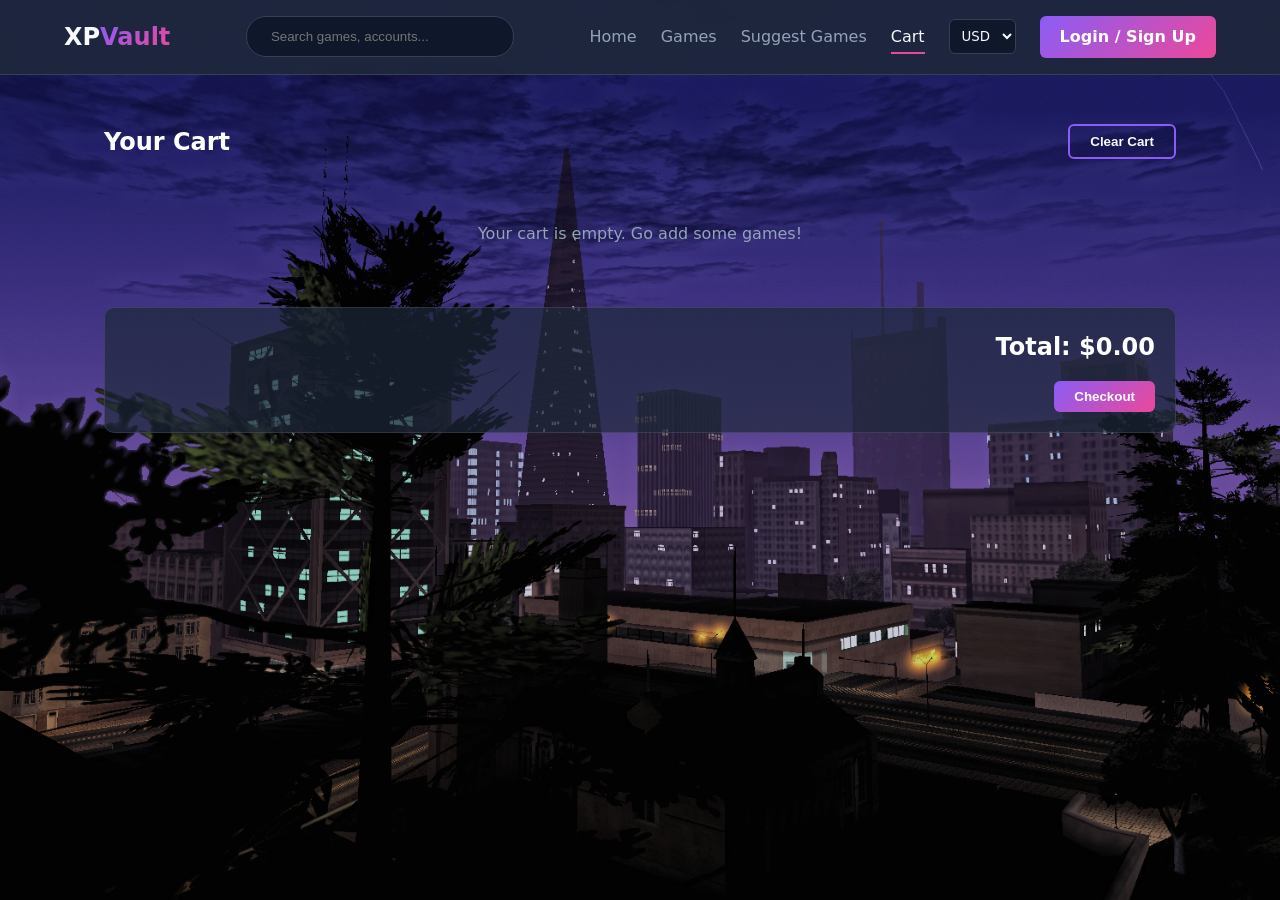
<file: cart.html>
<!DOCTYPE html>
<html lang="en">
<head>
    <meta charset="UTF-8">
    <meta name="viewport" content="width=device-width, initial-scale=1.0">
    <title>Cart - XPVault</title>
    <link rel="stylesheet" href="style.css">
    <style>
        .cart-item {
            display: flex;
            align-items: center;
            background: rgba(30, 41, 59, 0.7);
            border-radius: 10px;
            padding: 15px;
            margin-bottom: 15px;
            border: 1px solid rgba(255, 255, 255, 0.1);
        }
        .cart-item img {
            width: 120px;
            height: 80px;
            object-fit: cover;
            border-radius: 5px;
            margin-right: 20px;
        }
        .cart-item-details {
            flex-grow: 1;
        }
        .cart-item-title {
            font-size: 1.2rem;
            font-weight: bold;
            color: white;
            margin: 0 0 5px 0;
        }
        .cart-item-price {
            color: #10b981;
            font-weight: bold;
        }
        .cart-total-container {
            text-align: right;
            padding: 20px;
            background: rgba(30, 41, 59, 0.7);
            border-radius: 10px;
            margin-top: 20px;
            color: white;
            border: 1px solid rgba(255, 255, 255, 0.1);
        }
    </style>
</head>
<body style="background-image: url(gtasa.jpg); background-size: cover; background-position: center; background-attachment: fixed; background-color: rgba(15, 23, 42, 0.25); background-blend-mode: overlay;">
    <header>
        <a href="index.html" class="logo">XP<span>Vault</span></a>
        <div class="search-container">
            <input type="text" placeholder="Search games, accounts...">
        </div>
        <nav>
            <a href="index.html">Home</a>
            <a href="games.html">Games</a>
            <a href="suggest.html">Suggest Games</a>
            <a href="cart.html" class="active">Cart</a>
            <select id="currency-select" class="currency-dropdown">
                <option value="USD">USD</option>
                <option value="EUR">EUR</option>
                <option value="GBP">GBP</option>
                <option value="INR">INR</option>
            </select>
            <a href="login.html" class="btn">Login / Sign Up</a>
        </nav>
    </header>

    <main>
        <div style="display: flex; justify-content: space-between; align-items: center; margin-bottom: 20px;">
            <h2 style="color: white;">Your Cart</h2>
            <button class="btn btn-outline" onclick="clearCart()">Clear Cart</button>
        </div>

        <div id="cart-items">
            <!-- Cart items will be loaded here -->
        </div>

        <div class="cart-total-container">
            <h2>Total: <span id="cart-total-symbol">$</span><span id="cart-total">0.00</span></h2>
            <button class="btn" style="margin-top: 15px;" onclick="checkout()">Checkout</button>
        </div>
    </main>

    <script>
        function loadCart() {
            const cartItems = document.getElementById('cart-items');
            const cartTotal = document.getElementById('cart-total');
            const cartTotalSymbol = document.getElementById('cart-total-symbol');
            let cart = JSON.parse(localStorage.getItem('cart')) || [];
            
            cartItems.innerHTML = '';
            let total = 0;

            if (cart.length === 0) {
                cartItems.innerHTML = '<p style="color: #94a3b8; text-align: center; padding: 40px;">Your cart is empty. Go add some games!</p>';
            } else {
                cart.forEach((item, index) => {
                    const priceFormatted = window.formatPrice ? window.formatPrice(item.price) : `$${item.price.toFixed(2)}`;
                    const itemRate = (window.currencyRates && window.currencyRates[window.currentCurrency]) ? window.currencyRates[window.currentCurrency] : 1;
                    total += (item.price * itemRate);
                    cartItems.innerHTML += `
                        <div class="cart-item">
                            <img src="${item.image}" alt="${item.title}">
                            <div class="cart-item-details">
                                <h3 class="cart-item-title">${item.title}</h3>
                                <div class="cart-item-price">${priceFormatted}</div>
                            </div>
                            <button class="btn btn-outline" style="padding: 8px 15px; font-size: 0.9rem;" onclick="removeItem(${index})">Remove</button>
                        </div>
                    `;
                });
            }
            cartTotal.innerText = total.toFixed(2);
            if (cartTotalSymbol && window.currencySymbols) {
                cartTotalSymbol.innerText = window.currencySymbols[window.currentCurrency] || '$';
            }
        }

        function removeItem(index) {
            let cart = JSON.parse(localStorage.getItem('cart')) || [];
            cart.splice(index, 1);
            localStorage.setItem('cart', JSON.stringify(cart));
            loadCart();
        }

        function clearCart() {
            if(confirm("Are you sure you want to clear your cart?")) {
                localStorage.removeItem('cart');
                loadCart();
            }
        }

        function checkout() {
            let cart = JSON.parse(localStorage.getItem('cart')) || [];
            if(cart.length === 0) {
                alert("Your cart is empty!");
                return;
            }
            alert("Proceeding to checkout with " + cart.length + " item(s).");
            localStorage.removeItem('cart');
            window.location.reload();
        }

        loadCart();
    </script>
    <script src="search.js"></script>
</body>
</html>
</file>
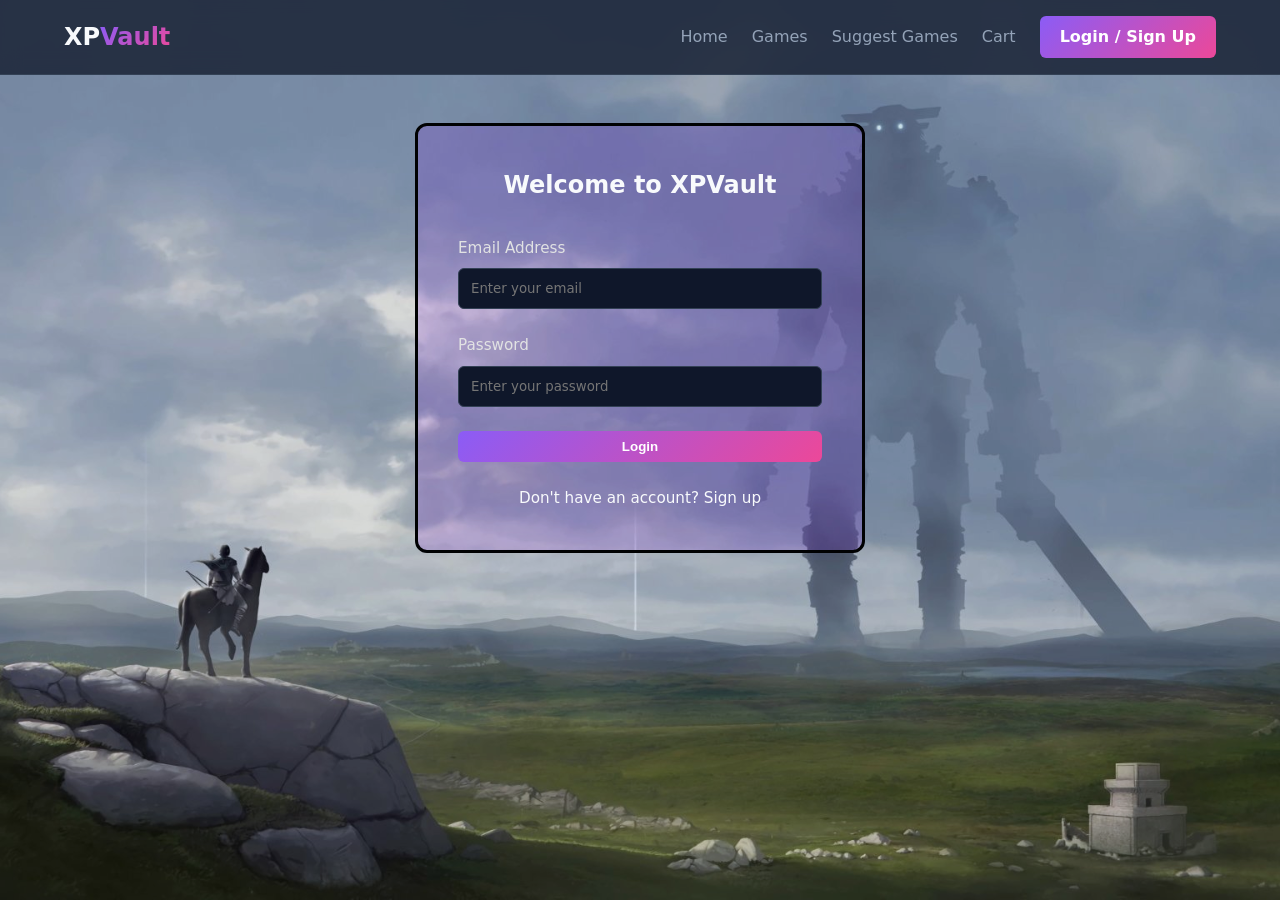
<file: login.html>
<!DOCTYPE html>
<html lang="en">
<head>
    <meta charset="UTF-8">
    <meta name="viewport" content="width=device-width, initial-scale=1.0">
    <title>Login / Sign Up - XPVault</title>
    <link rel="stylesheet" href="style.css">
</head>
<body style="background-image: url(sotc.jpeg);"></body>
    <header>
        <a href="index.html" class="logo">XP<span>Vault</span></a>
        <nav>
            <a href="index.html">Home</a>
            <a href="games.html">Games</a>
            <a href="suggest.html">Suggest Games</a>
            <a href="cart.html">Cart</a>
            <a href="login.html" class="btn active">Login / Sign Up</a>
        </nav>
    </header>

    <main>
        <div class="form-container">
            <h2 style="margin-bottom: 2rem; text-align: center;">Welcome to XPVault</h2>
            
            <form action="#" method="POST">
                <div class="form-group">
                    <label>Email Address</label>
                    <input type="email" placeholder="Enter your email" required>
                </div>
                <div class="form-group">
                    <label>Password</label>
                    <input type="password" placeholder="Enter your password" required>
                </div>
                
                <button type="submit" class="btn" style="width: 100%;">Login</button>
                
                <div style="margin-top: 1.5rem; text-align: center; color: var(--text-muted); font-size: 0.95rem;">
                    Don't have an account? 
                    <a href="signup.html" style="color: var(--accent); text-decoration: none; font-weight: 500;">Sign up</a>
                </div>
            </form>
        </div>
    </main>
    <script>
        document.querySelector('form').addEventListener('submit', function(e) {
            const password = document.querySelector('input[type="password"]').value;
            if (password.length < 8) {
                e.preventDefault();
                alert('Password must be at least 8 characters long.');
            }
        });
    </script>
</body>
</html>
</file>
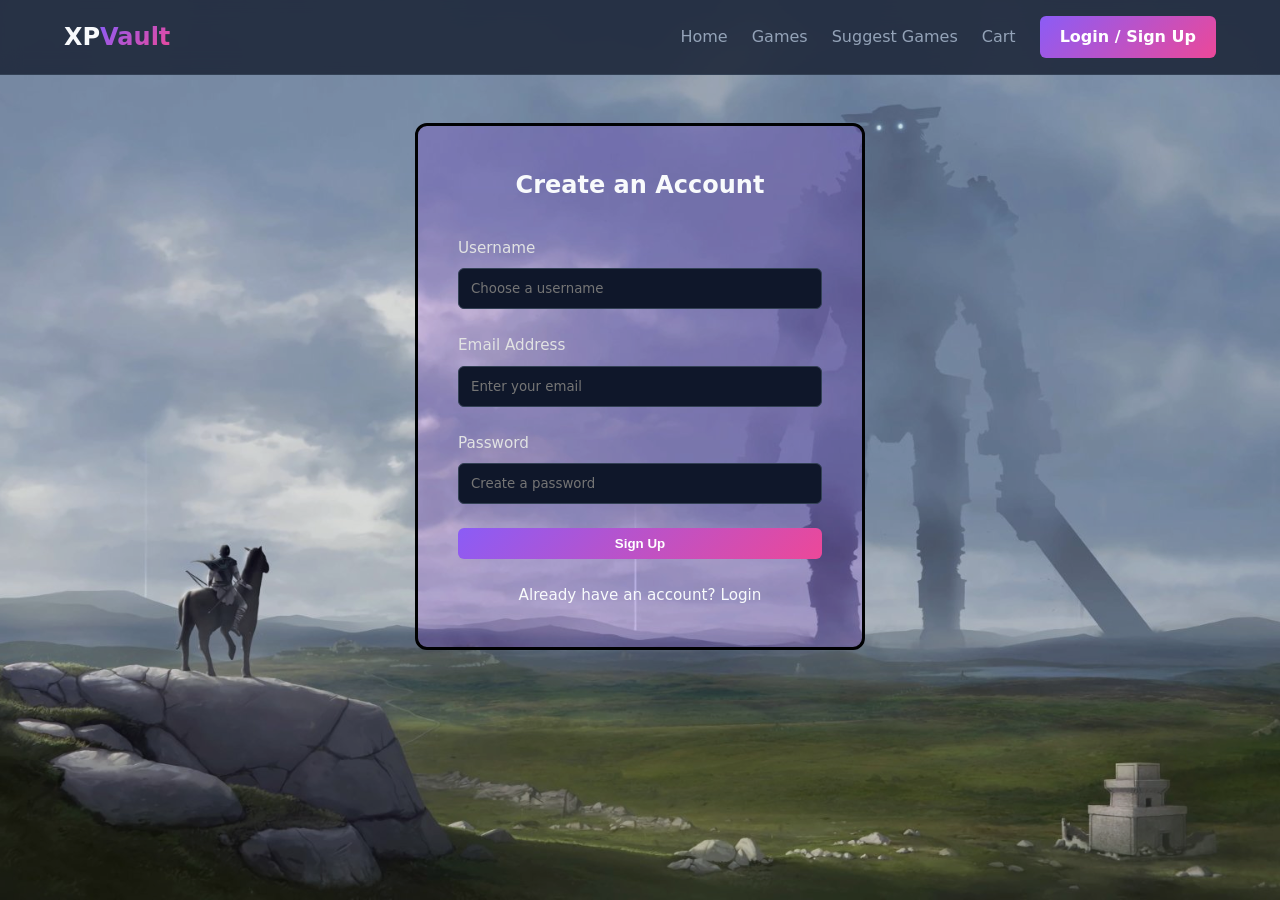
<file: signup.html>
<!DOCTYPE html>
<html lang="en">
<head>
    <meta charset="UTF-8">
    <meta name="viewport" content="width=device-width, initial-scale=1.0">
    <title>Sign Up - XPVault</title>
    <link rel="stylesheet" href="style.css">
</head>
<body style="background-image: url(sotc.jpeg);">
    <header>
        <a href="index.html" class="logo">XP<span>Vault</span></a>
        <nav>
            <a href="index.html">Home</a>
            <a href="games.html">Games</a>
            <a href="suggest.html">Suggest Games</a>
            <a href="cart.html">Cart</a>
            <a href="login.html" class="btn active">Login / Sign Up</a>
        </nav>
    </header>

    <main>
        <div class="form-container">
            <h2 style="margin-bottom: 2rem; text-align: center;">Create an Account</h2>
            
            <form action="#" method="POST">
                <div class="form-group">
                    <label>Username</label>
                    <input type="text" placeholder="Choose a username" required>
                </div>
                <div class="form-group">
                    <label>Email Address</label>
                    <input type="email" placeholder="Enter your email" required>
                </div>
                <div class="form-group">
                    <label>Password</label>
                    <input type="password" placeholder="Create a password" required>
                </div>
                
                <button type="submit" class="btn" style="width: 100%;">Sign Up</button>
                
                <div style="margin-top: 1.5rem; text-align: center; color: var(--text-muted); font-size: 0.95rem;">
                    Already have an account? 
                    <a href="login.html" style="color: var(--accent); text-decoration: none; font-weight: 500;">Login</a>
                </div>
            </form>
        </div>
    </main>
    <script>
        document.querySelector('form').addEventListener('submit', function(e) {
            const password = document.querySelector('input[type="password"]').value;
            if (password.length < 8) {
                e.preventDefault();
                alert('Password must be at least 8 characters long.');
            }
        });
    </script>
</body>
</html>
</file>
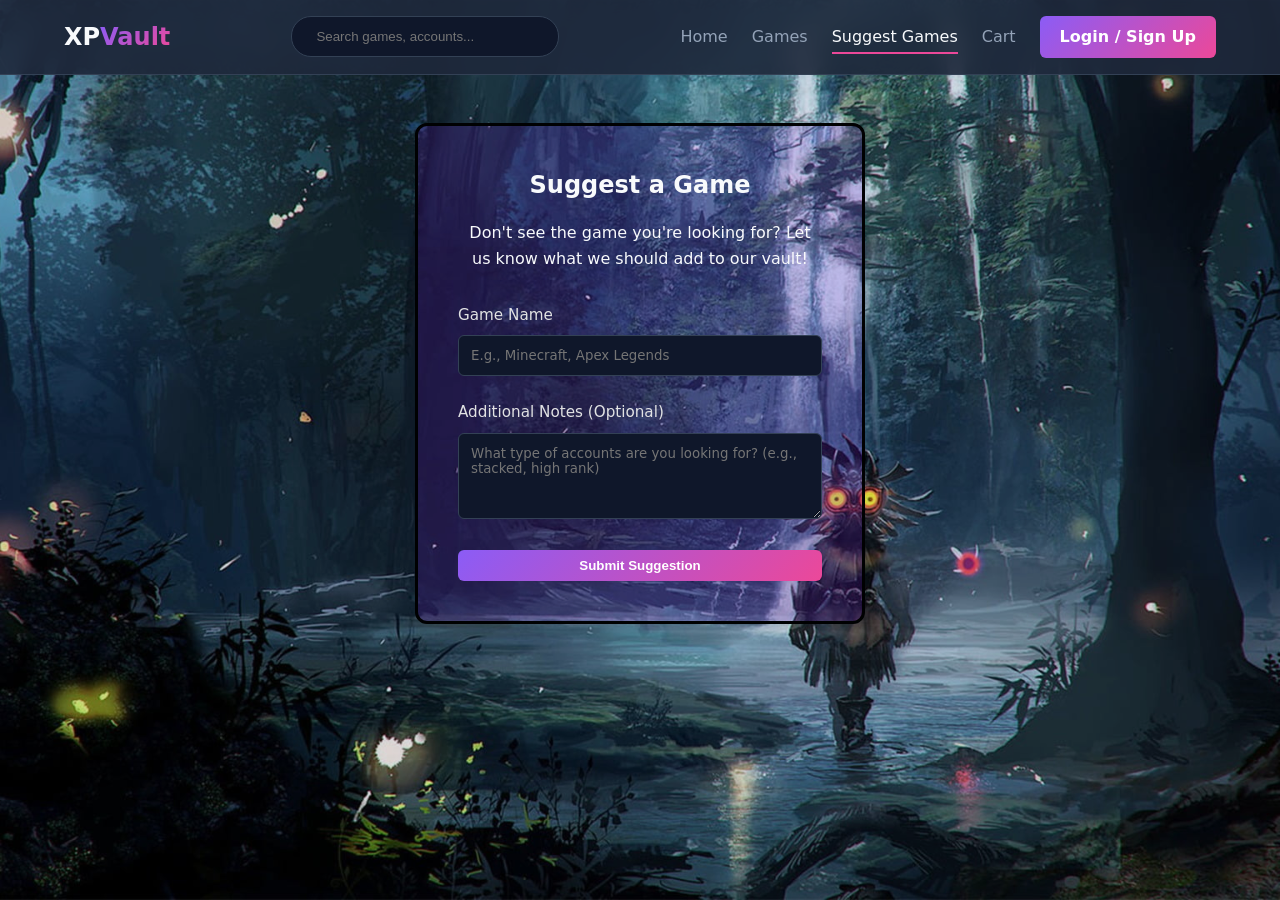
<file: suggest.html>
<!DOCTYPE html>
<html lang="en">
<head>
    <meta charset="UTF-8">
    <meta name="viewport" content="width=device-width, initial-scale=1.0">
    <title>Suggest a Game - XPVault</title>
    <link rel="stylesheet" href="style.css">
</head>
<body style = "background-image: url(wallpaperflare.com_wallpaper.jpg);">
    <header>
        <a href="index.html" class="logo">XP<span>Vault</span></a>
        
        <div class="search-container">
            <input type="text" placeholder="Search games, accounts...">
        </div>

        <nav>
            <a href="index.html">Home</a>
            <a href="games.html">Games</a>
            <a href="suggest.html" class="active">Suggest Games</a>
            <a href="cart.html">Cart</a>
            <a href="login.html" class="btn">Login / Sign Up</a>
        </nav>
    </header>

    <main>
        <div class="form-container">
            <h2 style="margin-bottom: 1rem; text-align: center;">Suggest a Game</h2>
            <p style="text-align: center; color: var(--text-muted); margin-bottom: 2rem;">
                Don't see the game you're looking for? Let us know what we should add to our vault!
            </p>
            
            <form action="#" method="POST">
                <div class="form-group">
                    <label>Game Name</label>
                    <input type="text" placeholder="E.g., Minecraft, Apex Legends" required>
                </div>
                <div class="form-group">
                    <label>Additional Notes (Optional)</label>
                    <textarea rows="4" placeholder="What type of accounts are you looking for? (e.g., stacked, high rank)"></textarea>
                </div>
                <button type="submit" class="btn" style="width: 100%;">Submit Suggestion</button>
            </form>
        </div>
    </main>
    <script src="search.js"></script>
</body>
</html>
</file>
<file: style.css>
* {
  margin: 0;
  padding: 0;
  box-sizing: border-box;
}

body {
  font-family: system-ui, -apple-system, BlinkMacSystemFont, 'Segoe UI', Roboto, sans-serif;
  
  color: #f8fafc;
  line-height: 1.6;


  /* background-image: url('https://external-preview.redd.it/shadow-of-the-colossus-fan-art-hope-you-like-it-v0-00UrBSyPsvte7LgyVk8iGLEn3YHBPeU9yg_pEczMse8.jpg?width=1080&crop=smart&auto=webp&s=dea20f19bd0459c4e340c5a931f49412683b53a2'); */
  background-size: cover;
  background-position: center;
  background-attachment: fixed;

  background-color: rgba(15, 23, 42, 0.15);
  background-blend-mode: overlay;
}

/* Header , Navigation */
header {
  background-color: rgba(30, 41, 59, 0.9);
  backdrop-filter: blur(10px);
  padding: 1rem 5%;
  display: flex;
  justify-content: space-between;
  align-items: center;
  border-bottom: 1px solid #334155;
  position: sticky;
  top: 0;
  z-index: 100;
  transition: all 0.3s ease;
}

.logo {
  font-size: 1.5rem;
  font-weight: 700;
  color: #f8fafc;
  text-decoration: none;
  transition: transform 0.2s ease;
}

.logo:hover {
  transform: scale(1.05);
}

.logo span {
  background: linear-gradient(135deg, #8b5cf6 0%, #ec4899 100%);
  
  background-clip: text;
  color: transparent;
}

/* Animations */
.search-container {
  display: flex;
  align-items: center;
  background: #0f172a;
  border: 1px solid #334155;
  border-radius: 20px;
  padding: 0.25rem 0.5rem;
  transition: border-color 0.3s ease, box-shadow 0.3s ease;
}

.search-container:focus-within {
  border-color: #8b5cf6;
  box-shadow: 0 0 10px rgba(139, 92, 246, 0.3);
}

.search-container input {
  background: transparent;
  border: none;
  color: #f8fafc;
  padding: 0.5rem 1rem;
  outline: none;
  width: 250px;
}

nav {
  display: flex;
  gap: 1.5rem;
  align-items: center;
}

/* Hover effect nav) */
nav a {
  color: #94a3b8;
  text-decoration: none;
  font-weight: 500;
  position: relative;
  transition: color 0.3s ease;
}

nav a::after {
  content: '';
  position: absolute;
  width: 0;
  height: 2px;
  bottom: -4px;
  left: 0;
  background-color: #ec4899;
  transition: width 0.3s ease;
}

nav a:hover,
nav a.active {
  color: #f8fafc;
}

nav a:hover::after,
nav a.active::after {
  width: 100%;
}

nav a.btn::after {
  content: none;
}

/* Buttons animations stuff */
.btn {
  background: linear-gradient(135deg, #8b5cf6 0%, #ec4899 100%);
  color: white !important;
  border: none;
  padding: 0.5rem 1.25rem;
  border-radius: 6px;
  cursor: pointer;
  font-weight: 600;
  text-decoration: none;
  transition: transform 0.2s ease, box-shadow 0.2s ease;
  text-align: center;
}

.btn:hover {
  transform: translateY(-2px);
  box-shadow: 0 4px 15px rgba(236, 72, 153, 0.4);
}

.btn-outline {
  background: transparent;
  border: 2px solid #8b5cf6;
  color: #f8fafc !important;
}

.btn-outline:hover {
  background: linear-gradient(135deg, #8b5cf6 0%, #ec4899 100%);
  border-color: transparent;
  transform: translateY(-2px);
}

/* Main Layout */
main {
  padding: 3rem 5%;
  max-width: 1200px;
  margin: 0 auto;
}

.hero {
  text-align: center;
  padding: 4rem 0;
}

.hero h1 {
  font-size: 3.5rem;
  margin-bottom: 1rem;
  background: linear-gradient(135deg, #ad90f1 0%, hsl(330, 93%, 47%) 100%);
  background-clip: text;
  background-clip: text;
  color: transparent;
}

.hero p {
  color: #ffffff;
  font-size: 1.25rem;
  margin-bottom: 2rem;
}

/* Game (Slots) */
.game-grid {
  display: grid;
  grid-template-columns: 1fr 1fr 1fr;
  gap: 4rem;
  margin-top: 1.5rem;
}

.game-card {
  background-color: rgba(0,0,0,0.55);
  
  border: 1px solid #334155;
  border-radius: 12px;
  overflow: hidden;
  display: flex;
  flex-direction: column;
  transition: transform 0.3s ease, box-shadow 0.3s ease, border-color 0.3s ease;
}

/* Cool card hover */
.game-card:hover {
  transform: translateY(-8px);
  box-shadow: 0 10px 25px rgba(0, 0, 0, 0.5);
  border-color: #8b5cf6;
}

.game-image {
  width: auto;
  height: auto;
  background-color: #334155;
  display: flex;
  align-items: center;
  justify-content: center;
  color: #94a3b8;
  font-weight: 500;
  overflow: hidden;
  position: relative;
}

.game-image img {
  width: 100%;
  height: 100%;
  object-fit: cover;
  transition: transform 0.4s ease, opacity 0.4s ease;
  display: block;
}

.game-card:hover .game-image img {
  transform: scale(1.08);
  opacity: 0.9;
}

.game-info {
  padding: 1.5rem;
  display: flex;
  flex-direction: column;
  flex-grow: 1;
}

.game-title {
  font-size: 1.25rem;
  margin-bottom: 0.5rem;
}

.game-details {
  color: #aaf2a6;
  font-size: 0.9rem;
  margin-bottom: 1rem;
  flex-grow: 1;
}

.game-price {
  font-size: 1.35rem;
  font-weight: 700;
  color: #ec4899;
  margin-bottom: 1rem;
}

/* Forms */
.form-container {
  max-width: 450px;
  margin: 0 auto;
  background-color: rgba(131, 10, 244, 0.15);
  padding: 2.5rem;
  border-radius: 12px;
  border: 3px solid #000102;
  transition: transform 0.3s ease, box-shadow 0.3s ease;
}

.form-container:hover {
  box-shadow: 0 8px 30px rgba(0, 0, 0, 0.3);
}

.form-group {
  margin-bottom: 1.5rem;
}

.form-group label {
  display: block;
  margin-bottom: 0.5rem;
  color: #e1e2e3;
  font-size: 0.95rem;
  transition: color 0.3s ease;
}

.form-group input,
.form-group textarea {
  width: 100%;
  padding: 0.75rem;
  background-color: #0f172a;
  border: 1px solid #334155;
  border-radius: 6px;
  color: #f8fafc;
  outline: none;
  font-family: inherit;
  transition: border-color 0.3s ease, box-shadow 0.3s ease;
}

.form-group input:focus,
.form-group textarea:focus {
  border-color: #8b5cf6;
  box-shadow: 0 0 0 2px rgba(139, 92, 246, 0.2);
}

.form-group input:focus+label {
  color: #8b5cf6;
}
.gamecard{
  border: 3.4px solid rgb(78, 131, 245);
  border-radius: 12px;
  display: flex;
  height: 60vh;
  background-color: rgba(0,0,0,0.6);
  margin-bottom: 65px;
  transition: transform 0.3s ease, box-shadow 0.3s ease, border-color 0.3s ease;

}
.gamecard:hover {
  transform: translateY(-8px);
  box-shadow: 0 10px 25px rgba(0, 0, 0, 0.5);
  border-color: #8b5cf6;
}
.gameimg img{
  border-radius: 10px;  
  
}
.backvid{
    position: fixed;
    top: 0;
    left: 0;
    width: 100%;
    height: 100%;
    overflow: hidden;
    z-index: -1;
}

.backvid video{
    width: 100%;
    height: 100%;
    object-fit: contain; /* important */
}

.video-overlay {
   position: fixed;
    
    width:1920px;
    height:1080px;
    object-fit:fill;
  background: rgba(0, 0, 0, 0.35); 
  
  z-index: 1; 
  
}

/* Currency dropdown */
.currency-dropdown {
  background: #0f172a;
  color: #f8fafc;
  border: 1px solid #334155;
  border-radius: 6px;
  padding: 0.5rem;
  outline: none;
  cursor: pointer;
  font-family: inherit;
  transition: border-color 0.3s ease;
}

.currency-dropdown:focus {
  border-color: #8b5cf6;
}
</file>
